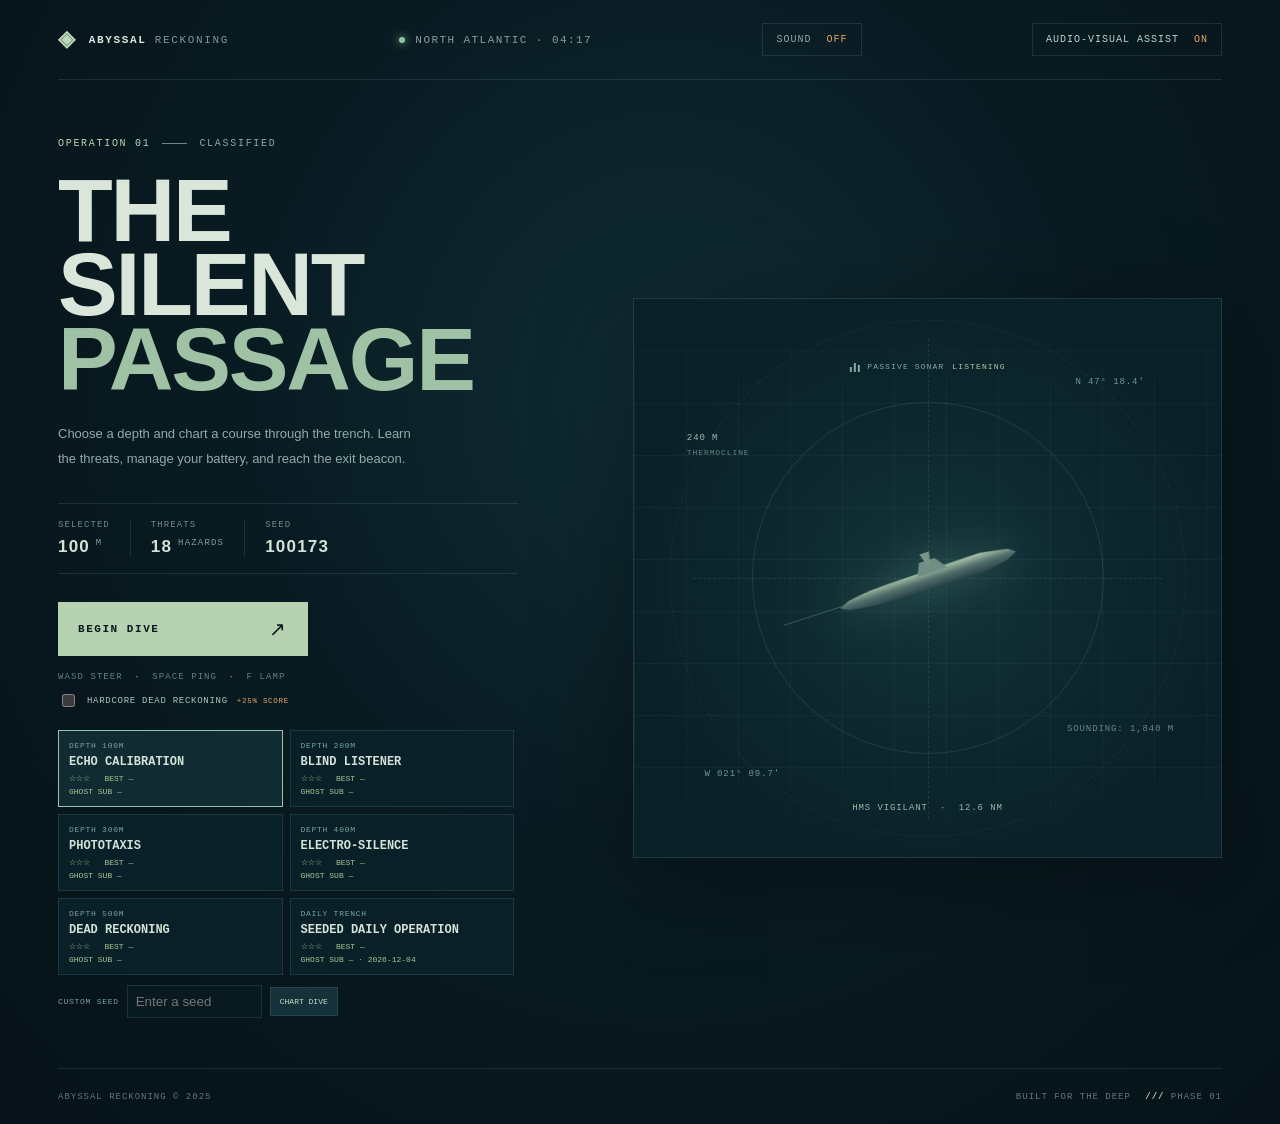
<file: final_game_folder/index.html>
<!doctype html>
<html lang="en">
  <head>
    <meta charset="utf-8" />
    <meta
      name="viewport"
      content="width=device-width, initial-scale=1, viewport-fit=cover"
    />
    <meta name="theme-color" content="#06151c" />
    <meta
      name="description"
      content="Abyssal Reckoning — an acoustic stealth submarine game."
    />
    <title>Abyssal Reckoning</title>
    <link rel="stylesheet" href="style.css?v=magnetar-20261030-2" />
  </head>
  <body>
    <main class="game-shell">
      <header class="topbar">
        <a class="brand" href="#" aria-label="Abyssal Reckoning home"
          ><span class="brand-mark">◈</span
          ><span>ABYSSAL <b>RECKONING</b></span></a
        >
        <div class="mission-tag">
          <span class="live-dot"></span> NORTH ATLANTIC · 04:17
        </div>
        <button
          class="sound-toggle"
          id="sound-toggle"
          type="button"
          aria-label="Toggle sound"
        >
          SOUND <span id="sound-state">OFF</span>
        </button>
        <button class="sound-toggle assist-toggle" id="assist-toggle" type="button" aria-pressed="true">AUDIO-VISUAL ASSIST <span>ON</span></button>
      </header>

      <section class="briefing" id="briefing" aria-labelledby="title">
        <div class="briefing-copy">
          <p class="eyebrow"><span>OPERATION 01</span><i></i> CLASSIFIED</p>
          <h1 id="title">THE SILENT<br /><em>PASSAGE</em></h1>
          <p class="intro">
            Choose a depth and chart a course through the trench. Learn the
            threats, manage your battery, and reach the exit beacon.
          </p>
          <div class="mission-stats">
            <div>
              <small>SELECTED</small
              ><strong id="selected-depth">100 <sup>M</sup></strong>
            </div>
            <div>
              <small>THREATS</small
              ><strong id="selected-threats">07 <sup>HAZARDS</sup></strong>
            </div>
            <div>
              <small>SEED</small><strong id="selected-seed">100173</strong>
            </div>
          </div>
          <button class="launch-button" id="launch" type="button">
            <span>BEGIN DIVE</span><b>↗</b>
          </button>
          <p class="launch-note">
            WASD STEER <span>·</span> SPACE PING <span>·</span> F LAMP
          </p>
          <label class="mode-toggle"><input id="hardcore-toggle" type="checkbox" /> HARDCORE DEAD RECKONING <small>+25% SCORE</small></label>
          <div
            class="mission-select"
            id="mission-select"
            aria-label="Select mission"
          ></div>
          <div class="custom-seed">
            <label for="custom-seed">CUSTOM SEED</label
            ><input
              id="custom-seed"
              inputmode="numeric"
              placeholder="Enter a seed"
            /><button id="custom-launch" type="button">CHART DIVE</button>
          </div>
        </div>
        <div class="briefing-art" aria-hidden="true">
          <div class="chart-grid"></div>
          <div class="chart-ring ring-a"></div>
          <div class="chart-ring ring-b"></div>
          <div class="chart-cross"></div>
          <div class="depth-label depth-one">
            240 M <span>THERMOCLINE</span>
          </div>
          <div class="depth-label depth-two">SOUNDING: 1,840 M</div>
          <div class="sub-silhouette">
            <span class="wake"></span><span class="hull"></span
            ><span class="conning"></span><span class="fin"></span>
          </div>
          <div class="bearing bearing-a">N 47° 18.4′</div>
          <div class="bearing bearing-b">W 021° 09.7′</div>
          <div class="signal-tag">
            <span class="signal-bars"><i></i><i></i><i></i></span> PASSIVE SONAR
            <b>LISTENING</b>
          </div>
          <div class="art-coordinates">HMS VIGILANT <span>·</span> 12.6 NM</div>
        </div>
      </section>

      <section
        class="play-screen hidden"
        id="play-screen"
        aria-label="Submarine mission"
      >
        <div class="canvas-wrap">
          <canvas id="game" aria-label="Top-down submarine game"></canvas>
          <div class="mission-banner">
            <span class="live-dot"></span
            ><span id="mission-status">IN TRANSIT</span><i></i
            ><span id="mission-time">00:00</span>
          </div>
          <div class="tactical-comms hidden" id="tactical-comms"></div>
          <div class="toast" id="toast" aria-live="polite"></div>
        <div class="pause-legend hidden" id="pause-legend" role="dialog" aria-label="Acoustic color legend">
          <strong>MISSION PAUSED · ACOUSTIC LEGEND</strong>
          <span><i class="legend-rock"></i> ROCK RETURN</span><span><i class="legend-mine"></i> MINE !</span><span><i class="legend-bio"></i> FLESH</span><span><i class="legend-exit"></i> EXIT BEACON</span>
          <small>ESC / P TO RESUME · M TO MUTE</small>
        </div>
        </div>
        <aside class="instrument-panel">
          <div class="panel-heading">
            <span>VESSEL STATUS</span><b>SSN-742</b>
          </div>
          <div class="sub-readout">
            <div class="sub-icon">◈</div>
            <div><small>USS HAWKE</small><strong>ATTACK SUBMARINE</strong></div>
            <span class="status-dot"></span>
          </div>
          <div class="meter-block">
            <div class="meter-label">
              <span>ACOUSTIC SIGNATURE</span><b id="noise-value">LOW</b>
            </div>
            <div class="meter"><i id="noise-meter"></i></div>
            <small class="meter-hint">Speed and sonar increase exposure</small>
          </div>
          <div class="meter-block hull-block">
            <div class="meter-label">
              <span>HULL INTEGRITY</span><b id="hull-value">100%</b>
            </div>
            <div class="meter hull-meter"><i id="hull-meter"></i></div>
          </div>
          <div class="meter-block">
            <div class="meter-label">
              <span>BATTERY</span><b id="battery-value">100%</b>
            </div>
            <div class="meter"><i id="battery-meter"></i></div>
          </div>
          <div class="mini-chart">
            <div class="mini-title">
              <span>TACTICAL PLOT</span><span>RANGE 8 NM</span>
            </div>
            <canvas id="radar" aria-label="Tactical radar"></canvas>
            <div class="radar-legend">
              <span><i class="you-dot"></i> YOU</span
              ><span><i class="enemy-dot"></i> HOSTILE</span
              ><span><i class="goal-dot"></i> EXFIL</span>
            </div>
          </div>
          <div class="objective">
            <div class="objective-head">
              <span>MISSION OBJECTIVE</span
              ><span class="objective-mark">01</span>
            </div>
            <strong>REACH THE SAFE ZONE</strong>
            <p>Cross the channel and evade all hostile sonar sweeps.</p>
            <div class="progress-track"><i id="progress-bar"></i></div>
            <small id="progress-label">0% TO EXTRACTION</small>
          </div>
          <div class="controls">
            <div class="controls-head">
              VESSEL CONTROLS <span>KEYBOARD</span>
            </div>
            <div class="key-row">
              <kbd>W</kbd><kbd>A</kbd><kbd>S</kbd><kbd>D</kbd
              ><span>STEER &amp; THROTTLE</span>
            </div>
            <div class="key-row"><kbd>Q</kbd><span>DECOY / MAGNETAR LIGHTNING ROD</span></div>
            <div class="key-row">
              <kbd>SPACE</kbd><span>ACTIVE SONAR PING</span>
            </div>
            <div class="key-row"><kbd>F</kbd><span>TOGGLE LAMP</span></div>
            <div class="key-row"><kbd>E</kbd><span>SEVER TETHER / OVERCHARGE NODE</span></div>
            <div class="key-row">
              <kbd>ALT</kbd><span>SILENT RUNNING</span><kbd>SHIFT</kbd
              ><span>BOOST</span>
            </div>
          </div>
          <button id="pause-button" class="pause-button" type="button">
            Ⅱ <span>PAUSE MISSION</span>
          </button>
        </aside>
        <div class="mobile-controls" aria-label="Touch controls">
          <button data-control="forward">▲</button
          ><button data-control="left">◀</button
          ><button data-control="silent">QUIET</button
          ><button data-control="right">▶</button
          ><button data-control="back">▼</button>
        </div>
        <div
          class="modal hidden"
          id="end-modal"
          role="dialog"
          aria-modal="true"
          aria-labelledby="end-title"
        >
          <div class="modal-card">
            <p class="eyebrow" id="end-kicker">DIVE TELEMETRY</p>
            <h2 id="end-title">MISSION COMPLETE</h2>
            <p id="end-copy">Exit beacon reached.</p>
            <div id="loss-cause" class="loss-cause"></div>
            <div class="report-line">
              <span>TIME</span><b id="end-time">00:00</b>
            </div>
            <div class="report-line">
              <span>PINGS FIRED</span><b id="end-pings">0</b>
            </div>
            <div class="report-line">
              <span>BATTERY USED</span><b id="end-battery">0%</b>
            </div>
            <div class="report-line">
              <span>HULL INTEGRITY</span><b id="end-hull">100%</b>
            </div>
            <div class="report-line">
              <span>DIVE SCORE</span><b id="end-score">0</b>
            </div>
            <div class="report-line">
              <span>STARS EARNED</span><b id="end-stars">☆☆☆</b>
            </div>
            <div class="report-line">
              <span>GHOST SUB</span><b id="end-ghost">—</b>
            </div>
            <div class="modal-actions">
              <button class="launch-button" id="next-depth" type="button">
                <span>NEXT DEPTH</span><b>↗</b></button
              ><button class="launch-button secondary" id="retry" type="button">
                <span>RETRY DIVE</span><b>↻</b></button
              ><button
                class="launch-button secondary"
                id="dive-log"
                type="button"
              >
                <span>DIVE LOG (MENU)</span><b>⌂</b>
              </button>
            </div>
          </div>
        </div>
      </section>

      <footer class="footer">
        <span>ABYSSAL RECKONING <i>©</i> 2025</span
        ><span>BUILT FOR THE DEEP <b>///</b> PHASE 01</span>
      </footer>
    </main>
    <script src="audio.js?v=magnetar-20261030-2"></script>
    <script src="world.js?v=magnetar-20261030-2"></script>
    <script src="game.js?v=magnetar-20261030-2"></script>
  </body>
</html>
</file>
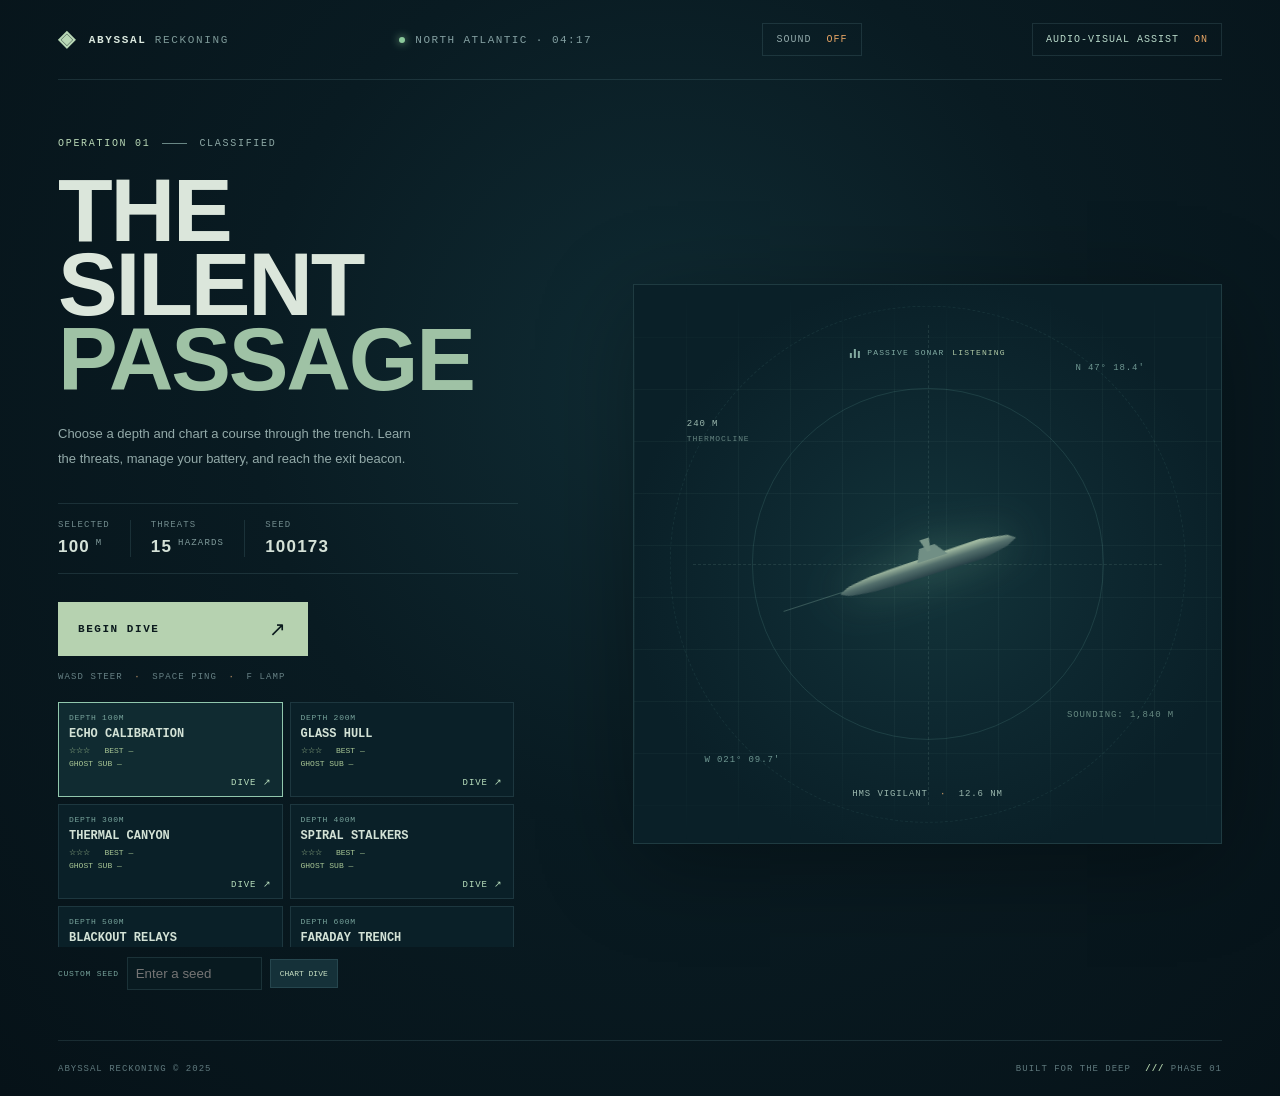
<file: src/index.html>
<!doctype html>
<html lang="en">
  <head>
    <meta charset="utf-8" />
    <meta
      name="viewport"
      content="width=device-width, initial-scale=1, viewport-fit=cover"
    />
    <meta name="theme-color" content="#06151c" />
    <meta
      name="description"
      content="Abyssal Reckoning — an acoustic stealth submarine game."
    />
    <title>Abyssal Reckoning</title>
    <link rel="stylesheet" href="style.css?v=abort-audio-cleanup-20261101-10" />
  </head>
  <body>
    <main class="game-shell">
      <header class="topbar">
        <a class="brand" href="#" aria-label="Abyssal Reckoning home"
          ><span class="brand-mark">◈</span
          ><span>ABYSSAL <b>RECKONING</b></span></a
        >
        <div class="mission-tag">
          <span class="live-dot"></span> NORTH ATLANTIC · 04:17
        </div>
        <button
          class="sound-toggle"
          id="sound-toggle"
          type="button"
          aria-label="Toggle sound"
        >
          SOUND <span id="sound-state">OFF</span>
        </button>
        <button class="sound-toggle assist-toggle" id="assist-toggle" type="button" aria-pressed="true">AUDIO-VISUAL ASSIST <span>ON</span></button>
        <div class="run-menu" aria-label="Dive menu">
          <button id="hud-abort" type="button">[ ESC / ABORT TO DECK ]</button>
          <button id="hud-home" type="button">[ HOME MENU ]</button>
        </div>
      </header>

      <section class="briefing" id="briefing" aria-labelledby="title">
        <div class="briefing-copy">
          <p class="eyebrow"><span>OPERATION 01</span><i></i> CLASSIFIED</p>
          <h1 id="title">THE SILENT<br /><em>PASSAGE</em></h1>
          <p class="intro">
            Choose a depth and chart a course through the trench. Learn the
            threats, manage your battery, and reach the exit beacon.
          </p>
          <div class="mission-stats">
            <div>
              <small>SELECTED</small
              ><strong id="selected-depth">100 <sup>M</sup></strong>
            </div>
            <div>
              <small>THREATS</small
              ><strong id="selected-threats">07 <sup>HAZARDS</sup></strong>
            </div>
            <div>
              <small>SEED</small><strong id="selected-seed">100173</strong>
            </div>
          </div>
          <button class="launch-button" id="launch" type="button">
            <span>BEGIN DIVE</span><b>↗</b>
          </button>
          <p class="launch-note">
            WASD STEER <span>·</span> SPACE PING <span>·</span> F LAMP
          </p>
          <div
            class="mission-select"
            id="mission-select"
            aria-label="Select mission"
          ></div>
          <div class="custom-seed">
            <label for="custom-seed">CUSTOM SEED</label
            ><input
              id="custom-seed"
              inputmode="numeric"
              placeholder="Enter a seed"
            /><button id="custom-launch" type="button">CHART DIVE</button>
          </div>
        </div>
        <div class="briefing-art" aria-hidden="true">
          <div class="chart-grid"></div>
          <div class="chart-ring ring-a"></div>
          <div class="chart-ring ring-b"></div>
          <div class="chart-cross"></div>
          <div class="depth-label depth-one">
            240 M <span>THERMOCLINE</span>
          </div>
          <div class="depth-label depth-two">SOUNDING: 1,840 M</div>
          <div class="sub-silhouette">
            <span class="wake"></span><span class="hull"></span
            ><span class="conning"></span><span class="fin"></span>
          </div>
          <div class="bearing bearing-a">N 47° 18.4′</div>
          <div class="bearing bearing-b">W 021° 09.7′</div>
          <div class="signal-tag">
            <span class="signal-bars"><i></i><i></i><i></i></span> PASSIVE SONAR
            <b>LISTENING</b>
          </div>
          <div class="art-coordinates">HMS VIGILANT <span>·</span> 12.6 NM</div>
        </div>
      </section>

      <div class="modal briefing-modal hidden" id="mission-briefing" role="dialog" aria-modal="true" aria-labelledby="briefing-title">
        <div class="modal-card briefing-card">
          <p class="eyebrow">TACTICAL DIVE BRIEFING <i></i> CLASSIFIED</p>
          <p class="briefing-depth" id="briefing-depth"></p>
          <h2 id="briefing-title">MISSION BRIEFING</h2>
          <p id="briefing-objective"></p>
          <div class="intel-block"><span>SENSOR / CAPTAIN’S LOG</span><p id="briefing-intel"></p></div>
          <div class="briefing-meta" id="briefing-meta"></div>
          <div class="briefing-actions">
            <button class="launch-button" id="commence-dive" type="button"><span>COMMENCE DIVE (SPACE)</span><b>↗</b></button>
            <button class="launch-button secondary" id="return-to-deck" type="button"><span>ABORT TO DECK</span><b>⌂</b></button>
          </div>
        </div>
      </div>

      <section
        class="play-screen hidden"
        id="play-screen"
        aria-label="Submarine mission"
      >
        <div class="canvas-wrap">
          <canvas id="game" aria-label="Top-down submarine game"></canvas>
          <div class="mission-banner">
            <span class="live-dot"></span
            ><span id="mission-status">IN TRANSIT</span><i></i
            ><span id="mission-time">00:00</span>
          </div>
          <div class="vent-status hidden" id="vent-status" aria-live="polite"></div>
          <div class="tactical-comms hidden" id="tactical-comms"></div>
          <div class="toast" id="toast" aria-live="polite"></div>
        <div class="pause-legend hidden" id="pause-legend" role="dialog" aria-label="Acoustic color legend">
          <strong>MISSION PAUSED · ACOUSTIC LEGEND</strong>
          <span><i class="legend-rock"></i> ROCK RETURN</span><span><i class="legend-mine"></i> MINE !</span><span><i class="legend-bio"></i> FLESH</span><span><i class="legend-relay"></i> RELAY PYLON</span><span><i class="legend-exit"></i> EXIT BEACON</span>
          <div class="pause-actions">
            <button id="pause-resume" type="button">[ RESUME DIVE (ESC) ]</button>
            <button id="pause-retry" type="button">[ RETRY DEPTH (R) ]</button>
            <button id="pause-home" type="button">[ ABORT TO HOME MENU (Q / CLICK) ]</button>
          </div>
          <small>ESC / P TO RESUME · M TO MUTE</small>
        </div>
        </div>
        <aside class="instrument-panel">
          <div class="panel-heading">
            <span>VESSEL STATUS</span><b>SSN-742</b>
          </div>
          <div class="sub-readout">
            <div class="sub-icon">◈</div>
            <div><small>USS HAWKE</small><strong>ATTACK SUBMARINE</strong></div>
            <span class="status-dot"></span>
          </div>
          <div class="meter-block">
            <div class="meter-label">
              <span>ACOUSTIC SIGNATURE</span><b id="noise-value">LOW</b>
            </div>
            <div class="meter"><i id="noise-meter"></i></div>
            <small class="meter-hint">Speed and sonar increase exposure</small>
          </div>
          <div class="meter-block hull-block">
            <div class="meter-label">
              <span>HULL INTEGRITY</span><b id="hull-value">100%</b>
            </div>
            <div class="meter hull-meter"><i id="hull-meter"></i></div>
          </div>
          <div class="meter-block">
            <div class="meter-label">
              <span>BATTERY</span><b id="battery-value">100%</b>
            </div>
            <div class="meter"><i id="battery-meter"></i></div>
          </div>
          <div class="sonar-charge-readout hidden" id="sonar-charges" aria-live="polite"></div>
          <div class="mini-chart">
            <div class="mini-title">
              <span>TACTICAL PLOT</span><span>RANGE 8 NM</span>
            </div>
            <canvas id="radar" aria-label="Tactical radar"></canvas>
            <div class="radar-legend">
              <span><i class="you-dot"></i> YOU</span
              ><span><i class="enemy-dot"></i> HOSTILE</span
              ><span><i class="goal-dot"></i> EXFIL</span>
            </div>
          </div>
          <div class="objective">
            <div class="objective-head">
              <span>MISSION OBJECTIVE</span
              ><span class="objective-mark">01</span>
            </div>
            <strong>REACH THE SAFE ZONE</strong>
            <p>Cross the channel and evade all hostile sonar sweeps.</p>
            <div class="progress-track"><i id="progress-bar"></i></div>
            <small id="progress-label">0% TO EXTRACTION</small>
          </div>
          <div class="controls">
            <div class="controls-head">
              VESSEL CONTROLS <span>KEYBOARD</span>
            </div>
            <div class="key-row">
              <kbd>W</kbd><kbd>A</kbd><kbd>S</kbd><kbd>D</kbd
              ><span>STEER &amp; THROTTLE</span>
            </div>
            <div class="key-row"><kbd>Q</kbd><span>DECOY / MAGNETAR LIGHTNING ROD</span></div>
            <div class="key-row">
              <kbd>SPACE</kbd><span>ACTIVE SONAR PING</span>
            </div>
            <div class="key-row"><kbd>F</kbd><span>TOGGLE LAMP</span></div>
            <div class="key-row"><kbd>E</kbd><span>SEVER TETHER / OVERCHARGE NODE</span></div>
            <div class="key-row">
              <kbd>ALT</kbd><span>SILENT RUNNING</span><kbd>SHIFT</kbd
              ><span>BOOST</span>
            </div>
          </div>
          <button id="pause-button" class="pause-button" type="button">
            Ⅱ <span>PAUSE MISSION</span>
          </button>
        </aside>
        <div class="mobile-controls" aria-label="Touch controls">
          <button data-control="forward">▲</button
          ><button data-control="left">◀</button
          ><button data-control="silent">QUIET</button
          ><button data-control="right">▶</button
          ><button data-control="back">▼</button>
        </div>
        <div
          class="modal hidden"
          id="end-modal"
          role="dialog"
          aria-modal="true"
          aria-labelledby="end-title"
        >
          <div class="modal-card">
            <p class="eyebrow" id="end-kicker">DIVE TELEMETRY</p>
            <h2 id="end-title">MISSION COMPLETE</h2>
            <p id="end-copy">Exit beacon reached.</p>
            <div id="loss-cause" class="loss-cause"></div>
            <div class="report-line">
              <span>TIME</span><b id="end-time">00:00</b>
            </div>
            <div class="report-line">
              <span>PINGS FIRED</span><b id="end-pings">0</b>
            </div>
            <div class="report-line">
              <span>BATTERY USED</span><b id="end-battery">0%</b>
            </div>
            <div class="report-line">
              <span>HULL INTEGRITY</span><b id="end-hull">100%</b>
            </div>
            <div class="report-line">
              <span>DIVE SCORE</span><b id="end-score">0</b>
            </div>
            <div class="report-line">
              <span>STARS EARNED</span><b id="end-stars">☆☆☆</b>
            </div>
            <div class="report-line">
              <span>GHOST SUB</span><b id="end-ghost">—</b>
            </div>
            <div class="modal-actions">
              <button class="launch-button" id="next-depth" type="button">
                <span>NEXT DEPTH</span><b>↗</b></button
              ><button class="launch-button secondary" id="retry" type="button">
                <span>RETRY DIVE</span><b>↻</b></button
              ><button
                class="launch-button secondary"
                id="dive-log"
                type="button"
              >
                <span>DIVE LOG (MENU)</span><b>⌂</b>
              </button>
            </div>
          </div>
        </div>
      </section>

      <footer class="footer">
        <span>ABYSSAL RECKONING <i>©</i> 2025</span
        ><span>BUILT FOR THE DEEP <b>///</b> PHASE 01</span>
      </footer>
    </main>
    <script src="audio.js?v=abort-audio-cleanup-20261101-10"></script>
    <script src="world.js?v=abort-audio-cleanup-20261101-10"></script>
    <script src="game.js?v=abort-audio-cleanup-20261101-10"></script>
  </body>
</html>
</file>
<file: final_game_folder/style.css>
:root {
  color-scheme: dark;
  --bg: #07171e;
  --panel: #0a2028;
  --panel2: #0c252e;
  --line: rgba(134, 190, 193, 0.15);
  --muted: #769195;
  --ink: #d8e7df;
  --mint: #b9d8b6;
  --cyan: #64c8c0;
  --orange: #e6a464;
  --red: #ef665c;
  font-family: Manrope, Arial, sans-serif;
}
* {
  box-sizing: border-box;
}
html,
body {
  margin: 0;
  min-height: 100%;
  background: #06141a;
  color: var(--ink);
}
body {
  min-height: 100vh;
  background: radial-gradient(
    ellipse at 52% 35%,
    #102c34 0,
    #091b22 44%,
    #061218 100%
  );
}
.game-shell {
  width: min(1420px, 100%);
  min-height: 100vh;
  margin: auto;
  padding: 0 58px;
  display: flex;
  flex-direction: column;
}
.topbar {
  height: 80px;
  border-bottom: 1px solid var(--line);
  display: flex;
  align-items: center;
  justify-content: space-between;
  font:
    11px "DM Mono",
    monospace;
  letter-spacing: 0.13em;
  color: #9fb6b3;
}
.brand {
  text-decoration: none;
  color: #dbe9df;
  font-weight: 600;
  display: flex;
  gap: 12px;
  align-items: center;
  letter-spacing: 0.15em;
}
.brand b {
  font-weight: 400;
  color: #7d9998;
}
.brand-mark {
  font-size: 22px;
  color: var(--mint);
}
.mission-tag {
  display: flex;
  align-items: center;
  gap: 10px;
  color: #839fa1;
}
.live-dot {
  display: inline-block;
  width: 6px;
  height: 6px;
  background: #8bc99b;
  border-radius: 50%;
  box-shadow: 0 0 9px #8bc99b;
}
.sound-toggle {
  background: transparent;
  border: 1px solid var(--line);
  padding: 10px 13px;
  color: #91a8a9;
  font:
    10px "DM Mono",
    monospace;
  letter-spacing: 0.1em;
}
.sound-toggle span {
  color: var(--orange);
  margin-left: 8px;
}
.assist-toggle { color: #b7d8c8; cursor: pointer; }
.assist-toggle[aria-pressed="false"] { opacity: .65; }
.mode-toggle { display: flex; align-items: center; gap: 9px; margin: 0 0 10px; color: #a8c7ba; font: 9px "DM Mono", monospace; letter-spacing: .08em; }
.mode-toggle input { accent-color: #b6d2b0; }
.mode-toggle small { color: #e6a464; }
.briefing {
  flex: 1;
  min-height: 630px;
  display: grid;
  grid-template-columns: 0.9fr 1.1fr;
  align-items: center;
  gap: 8%;
  padding: 58px 0 50px;
}
.briefing-copy {
  max-width: 460px;
  position: relative;
  z-index: 1;
}
.eyebrow {
  font:
    10px "DM Mono",
    monospace;
  letter-spacing: 0.17em;
  color: #8da8a5;
  display: flex;
  align-items: center;
  gap: 12px;
  margin: 0 0 24px;
}
.eyebrow span {
  color: var(--mint);
}
.eyebrow i {
  width: 25px;
  border-top: 1px solid #698785;
}
.briefing h1 {
  font:
    800 clamp(60px, 7vw, 98px)/0.83 "Barlow Condensed",
    Impact,
    sans-serif;
  letter-spacing: -0.025em;
  margin: 0;
  color: #dbe6db;
}
.briefing h1 em {
  font-style: normal;
  color: #9fc2a5;
}
.intro {
  font-size: 13px;
  line-height: 1.9;
  color: #93aaa9;
  max-width: 370px;
  margin: 26px 0 32px;
}
.mission-stats {
  display: flex;
  gap: 0;
  border-top: 1px solid var(--line);
  border-bottom: 1px solid var(--line);
  padding: 16px 0;
  margin-bottom: 28px;
}
.mission-stats > div {
  padding: 0 20px;
  border-right: 1px solid var(--line);
}
.mission-stats > div:first-child {
  padding-left: 0;
}
.mission-stats > div:last-child {
  border: 0;
}
.mission-stats small {
  display: block;
  color: #718b8d;
  font:
    9px "DM Mono",
    monospace;
  letter-spacing: 0.12em;
  margin-bottom: 7px;
}
.mission-stats strong {
  font:
    600 17px "Barlow Condensed",
    sans-serif;
  letter-spacing: 0.07em;
  color: #d5e2d8;
}
.mission-stats sup {
  font:
    9px "DM Mono",
    monospace;
  color: #819c9c;
}
.launch-button {
  width: 250px;
  height: 54px;
  border: 0;
  background: #b6d2b0;
  color: #0b1a1d;
  font:
    700 11px "DM Mono",
    monospace;
  letter-spacing: 0.14em;
  display: flex;
  align-items: center;
  justify-content: space-between;
  padding: 0 20px;
  cursor: pointer;
  transition: 0.2s;
}
.launch-button:hover {
  background: #d5e6cd;
  transform: translateY(-2px);
  box-shadow: 0 8px 32px #b6d2b02c;
}
.launch-button b {
  font: 20px Arial;
}
.launch-note {
  font:
    9px "DM Mono",
    monospace;
  color: #668084;
  letter-spacing: 0.12em;
  margin-top: 16px;
}
.launch-note span {
  color: #c4986b;
  margin: 0 5px;
}
.mission-select {
  display: grid;
  grid-template-columns: repeat(2, minmax(0, 1fr));
  gap: 7px;
  max-height: 245px;
  overflow-y: auto;
  margin-top: 20px;
  padding-right: 4px;
}
.mission-card {
  min-width: 0;
  padding: 10px;
  text-align: left;
  color: #9bb1aa;
  background: #0a2028;
  border: 1px solid var(--line);
  cursor: pointer;
}
.mission-card.selected {
  border-color: #91c7ad;
  background: #102b31;
}
.mission-card-depth,
.mission-card strong,
.mission-card small {
  display: block;
}
.mission-card-depth,
.custom-seed label {
  color: #78a49c;
  font:
    8px "DM Mono",
    monospace;
  letter-spacing: 0.09em;
}
.mission-card strong {
  margin: 5px 0;
  color: #d3e2d6;
  font:
    600 12px "DM Mono",
    monospace;
}
.mission-card small {
  margin-top: 4px;
  color: #a9c795;
  font:
    8px "DM Mono",
    monospace;
}
.custom-seed {
  display: flex;
  align-items: center;
  gap: 8px;
  margin-top: 10px;
}
.custom-seed input {
  width: 135px;
  min-width: 0;
  padding: 8px;
  color: var(--ink);
  background: #081a20;
  border: 1px solid var(--line);
}
.custom-seed button {
  padding: 9px;
  color: #c6dec2;
  background: #153139;
  border: 1px solid var(--line);
  font:
    8px "DM Mono",
    monospace;
  cursor: pointer;
}
.briefing-art {
  height: min(560px, 62vw);
  min-height: 420px;
  position: relative;
  overflow: hidden;
  background: radial-gradient(
    ellipse at 51% 51%,
    #13343a 0,
    #0e2931 35%,
    #0a2028 72%
  );
  border: 1px solid rgba(129, 183, 177, 0.18);
  box-shadow: 0 20px 90px #0005;
}
.chart-grid {
  position: absolute;
  inset: 0;
  background-image:
    linear-gradient(rgba(142, 193, 180, 0.055) 1px, transparent 1px),
    linear-gradient(90deg, rgba(142, 193, 180, 0.055) 1px, transparent 1px);
  background-size: 52px 52px;
  mask-image: linear-gradient(transparent, #000 20%, #000 80%, transparent);
}
.chart-ring {
  position: absolute;
  aspect-ratio: 1;
  border: 1px solid rgba(128, 201, 187, 0.14);
  border-radius: 50%;
  left: 50%;
  top: 50%;
  transform: translate(-50%, -50%);
}
.ring-a {
  width: 60%;
}
.ring-b {
  width: 88%;
  border-style: dashed;
  opacity: 0.65;
}
.chart-cross {
  position: absolute;
  inset: 50% 10%;
  border-top: 1px dashed #91b8ad25;
}
.chart-cross:after {
  content: "";
  position: absolute;
  left: 50%;
  top: -240px;
  height: 480px;
  border-left: 1px dashed #91b8ad25;
}
.depth-label,
.bearing,
.art-coordinates {
  position: absolute;
  font:
    9px "DM Mono",
    monospace;
  letter-spacing: 0.1em;
  color: #9ab7ad;
}
.depth-one {
  left: 9%;
  top: 24%;
}
.depth-one span {
  display: block;
  color: #658480;
  font-size: 8px;
  margin-top: 5px;
}
.depth-two {
  right: 8%;
  bottom: 22%;
  color: #668981;
}
.bearing-a {
  right: 13%;
  top: 14%;
  color: #6e9691;
}
.bearing-b {
  left: 12%;
  bottom: 14%;
  color: #6e9691;
}
.sub-silhouette {
  position: absolute;
  width: 210px;
  height: 50px;
  left: 50%;
  top: 50%;
  transform: translate(-50%, -50%) rotate(-18deg);
  filter: drop-shadow(0 0 20px #8ec7a44a);
}
.hull {
  position: absolute;
  left: 12px;
  top: 17px;
  width: 185px;
  height: 20px;
  background: linear-gradient(180deg, #adc5a9, #536f6c 48%, #263f46);
  border-radius: 60% 26% 28% 60%;
  clip-path: polygon(
    0 50%,
    9% 10%,
    81% 0,
    96% 24%,
    100% 50%,
    94% 76%,
    80% 100%,
    8% 90%
  );
}
.conning {
  position: absolute;
  left: 90px;
  top: 8px;
  width: 37px;
  height: 13px;
  background: #718f85;
  clip-path: polygon(14% 100%, 30% 0, 74% 0, 100% 100%);
}
.fin {
  position: absolute;
  left: 104px;
  top: 0;
  width: 10px;
  height: 13px;
  background: #789588;
  clip-path: polygon(40% 100%, 0 0, 100% 0, 75% 100%);
}
.wake {
  position: absolute;
  left: -47px;
  top: 25px;
  width: 70px;
  border-top: 1px solid #91b9aa50;
}
.signal-tag {
  position: absolute;
  top: 11%;
  left: 50%;
  transform: translateX(-50%);
  font:
    8px "DM Mono",
    monospace;
  letter-spacing: 0.14em;
  color: #80aaa2;
  display: flex;
  align-items: center;
  gap: 8px;
  white-space: nowrap;
}
.signal-tag b {
  color: #b0c9a5;
  font-weight: 400;
}
.signal-bars {
  display: flex;
  gap: 2px;
  align-items: end;
  height: 11px;
}
.signal-bars i {
  width: 2px;
  background: #82aaa0;
  height: 5px;
}
.signal-bars i:nth-child(2) {
  height: 9px;
}
.signal-bars i:nth-child(3) {
  height: 7px;
}
.art-coordinates {
  left: 50%;
  bottom: 8%;
  transform: translateX(-50%);
  white-space: nowrap;
}
.art-coordinates span {
  color: #d39f69;
  margin: 0 6px;
}
.footer {
  height: 56px;
  border-top: 1px solid var(--line);
  display: flex;
  align-items: center;
  justify-content: space-between;
  font:
    9px "DM Mono",
    monospace;
  color: #5f797d;
  letter-spacing: 0.11em;
}
.footer i {
  font-style: normal;
}
.footer b {
  color: #b0d0aa;
  margin-left: 8px;
}
.hidden {
  display: none !important;
}
.play-screen {
  position: relative;
  margin: 26px 0 30px;
  flex: 1;
  min-height: 540px;
  display: grid;
  grid-template-columns: minmax(0, 1fr) 300px;
  border: 1px solid var(--line);
  background: #081a20;
  box-shadow: 0 22px 80px #0005;
}
.canvas-wrap {
  position: relative;
  min-height: 540px;
  overflow: hidden;
  background: #000;
}
.canvas-wrap::after { content: ""; position: absolute; inset: 0; pointer-events: none; z-index: 1; opacity: .24; background: repeating-linear-gradient(to bottom, transparent 0 3px, rgba(0,0,0,.2) 4px), radial-gradient(ellipse, transparent 48%, rgba(0,0,0,.34) 100%); }
.canvas-wrap.impact-flash { box-shadow: inset 0 0 45px 12px rgba(239,65,58,.64); }
.high-contrast .canvas-wrap::after { opacity: .16; }
.pause-legend { position: absolute; z-index: 4; inset: 0; display: flex; flex-direction: column; align-items: center; justify-content: center; gap: 16px; background: #041116df; color: #d9e8db; font: 10px "DM Mono",monospace; letter-spacing: .1em; }
.pause-legend strong { color: #b8d8be; font-size: 13px; }
.pause-legend span { display: flex; gap: 10px; align-items: center; }
.pause-legend i { width: 11px; height: 11px; display: inline-block; border-radius: 50%; }
.legend-rock { background: #63d6dc; }.legend-mine { background: #f0a65e; }.legend-bio { background: #d69af2; }.legend-exit { background: #72e6c9; }
.pause-legend small { margin-top: 10px; color: #78979a; }
.canvas-wrap canvas {
  display: block;
  width: 100%;
  height: 100%;
  min-height: 540px;
}
.mission-banner {
  position: absolute;
  left: 17px;
  top: 16px;
  display: flex;
  gap: 10px;
  align-items: center;
  padding: 10px 12px;
  background: #081a20cc;
  border: 1px solid #9bc4b51f;
  font:
    9px "DM Mono",
    monospace;
  letter-spacing: 0.13em;
  color: #a8c1b9;
}
.tactical-comms {
  position: absolute;
  z-index: 2;
  top: 62px;
  left: 17px;
  max-width: min(560px, calc(100% - 34px));
  padding: 11px 14px;
  color: #d8d8a1;
  background: #091b20e8;
  border: 1px solid #b7b87055;
  font:
    10px/1.6 "DM Mono",
    monospace;
  letter-spacing: 0.04em;
}
.mission-banner i {
  height: 12px;
  border-left: 1px solid #466367;
}
.toast {
  position: absolute;
  top: 58px;
  left: 17px;
  color: #e3b277;
  font:
    10px "DM Mono",
    monospace;
  letter-spacing: 0.1em;
  text-shadow: 0 1px 5px #000;
}
.instrument-panel {
  padding: 20px 20px 16px;
  background: #0b2027;
  border-left: 1px solid var(--line);
  display: flex;
  flex-direction: column;
}
.panel-heading,
.meter-label,
.objective-head,
.mini-title,
.controls-head {
  display: flex;
  justify-content: space-between;
  align-items: center;
  font:
    9px "DM Mono",
    monospace;
  letter-spacing: 0.12em;
  color: #779497;
}
.panel-heading {
  padding-bottom: 14px;
  border-bottom: 1px solid var(--line);
}
.panel-heading b {
  color: #bdd5ba;
  font-weight: 400;
}
.sub-readout {
  display: flex;
  align-items: center;
  gap: 11px;
  padding: 15px 0;
  border-bottom: 1px solid var(--line);
}
.sub-icon {
  width: 33px;
  height: 33px;
  border: 1px solid #426665;
  display: grid;
  place-items: center;
  color: #b5d3ad;
  font-size: 18px;
}
.sub-readout small,
.sub-readout strong {
  display: block;
}
.sub-readout small {
  font:
    10px "DM Mono",
    monospace;
  color: #c6d6ca;
  letter-spacing: 0.1em;
}
.sub-readout strong {
  font:
    8px "DM Mono",
    monospace;
  color: #789194;
  letter-spacing: 0.08em;
  margin-top: 5px;
}
.status-dot {
  margin-left: auto;
  width: 6px;
  height: 6px;
  border-radius: 50%;
  background: #82c497;
}
.meter-block {
  padding: 15px 0 11px;
  border-bottom: 1px solid var(--line);
}
.meter-label {
  font-size: 8px;
}
.meter-label b {
  font-weight: 400;
  color: #b7d1ac;
}
.meter {
  height: 4px;
  background: #1b383d;
  margin: 10px 0 7px;
}
.meter i {
  display: block;
  width: 20%;
  height: 100%;
  background: #8bc29a;
  transition:
    width 0.25s,
    background 0.25s;
}
.meter-hint {
  font:
    8px "DM Mono",
    monospace;
  color: #668286;
}
.hull-block {
  padding-top: 13px;
}
.hull-meter i {
  width: 100%;
  background: #88bb8e;
}
.mini-chart {
  padding: 15px 0 12px;
  border-bottom: 1px solid var(--line);
}
.mini-title {
  font-size: 8px;
}
.mini-title span:last-child {
  font-size: 7px;
  color: #59797d;
}
.mini-chart canvas {
  width: 100%;
  height: 132px;
  display: block;
  margin-top: 6px;
}
.radar-legend {
  display: flex;
  gap: 11px;
  font:
    7px "DM Mono",
    monospace;
  color: #779397;
}
.radar-legend span {
  display: flex;
  gap: 5px;
  align-items: center;
}
.radar-legend i {
  display: inline-block;
  width: 5px;
  height: 5px;
  border-radius: 50%;
}
.you-dot {
  background: #b8dcad;
}
.enemy-dot {
  background: #ee7967;
}
.goal-dot {
  background: #65c9be;
}
.objective {
  padding: 14px 0 13px;
  border-bottom: 1px solid var(--line);
}
.objective-head {
  font-size: 8px;
}
.objective-mark {
  color: #ca9f70;
}
.objective > strong {
  display: block;
  font:
    600 12px "Barlow Condensed",
    sans-serif;
  letter-spacing: 0.08em;
  color: #cbdacb;
  margin-top: 12px;
}
.objective p {
  font-size: 9px;
  line-height: 1.55;
  color: #789195;
  margin: 5px 0 10px;
}
.progress-track {
  height: 3px;
  background: #1d393d;
}
.progress-track i {
  height: 100%;
  display: block;
  width: 0;
  background: #a9cda5;
  transition: width 0.3s;
}
.objective > small {
  display: block;
  color: #709092;
  font:
    7px "DM Mono",
    monospace;
  margin-top: 6px;
}
.controls {
  padding: 13px 0 10px;
}
.controls-head {
  font-size: 8px;
  margin-bottom: 9px;
}
.controls-head span {
  color: #506c71;
  font-size: 7px;
}
.key-row {
  display: flex;
  align-items: center;
  gap: 5px;
  margin: 5px 0;
  font:
    7px "DM Mono",
    monospace;
  color: #769094;
}
.key-row kbd {
  min-width: 19px;
  height: 17px;
  display: inline-grid;
  place-items: center;
  border: 1px solid #355457;
  background: #102b32;
  color: #bfd2c0;
  font:
    8px "DM Mono",
    monospace;
}
.key-row span {
  margin-left: 5px;
}
.pause-button {
  margin-top: auto;
  height: 32px;
  background: transparent;
  color: #779194;
  border: 1px solid #274349;
  font:
    8px "DM Mono",
    monospace;
  letter-spacing: 0.1em;
  cursor: pointer;
}
.pause-button span {
  margin-left: 8px;
}
.modal {
  position: absolute;
  inset: 0;
  z-index: 5;
  background: #041116d9;
  display: grid;
  place-items: center;
  backdrop-filter: blur(5px);
}
.modal-card {
  width: min(490px, 92%);
  max-height: 92%;
  overflow-y: auto;
  padding: 32px;
  background: #0c232a;
  border: 1px solid #51706d;
  text-align: center;
  box-shadow: 0 20px 80px #0009;
}
.modal-card .eyebrow {
  justify-content: center;
}
.modal-card h2 {
  font:
    700 40px "Barlow Condensed",
    sans-serif;
  color: #cce0cc;
  margin: 0 0 8px;
}
.modal-card > p:not(.eyebrow) {
  font-size: 12px;
  color: #91aaa8;
  margin-bottom: 24px;
}
.report-line {
  display: flex;
  justify-content: space-between;
  border-top: 1px solid var(--line);
  padding: 12px 0;
  font:
    9px "DM Mono",
    monospace;
  color: #7e9999;
}
.report-line b {
  color: #bed4b7;
  font-weight: 400;
}
.modal-card .launch-button {
  margin: 20px auto 0;
}
.modal-actions {
  display: grid;
  grid-template-columns: 1fr 1fr;
  gap: 8px;
}
.modal-actions .launch-button {
  width: 100%;
  margin: 8px 0 0;
  padding: 0 11px;
  font-size: 9px;
}
.modal-actions .launch-button:last-child {
  grid-column: 1/-1;
}
.launch-button.secondary {
  color: #c4d5cb;
  background: #153139;
  border: 1px solid #51706d;
}
.loss-cause {
  display: none;
  padding: 11px;
  margin: 10px 0;
  color: #ff9b83;
  background: #4b201c55;
  border: 1px solid #ef665c66;
  font:
    10px "DM Mono",
    monospace;
}
.loss-cause.visible {
  display: block;
}
.mobile-controls {
  display: none;
}
@media (max-width: 900px) {
  .game-shell {
    padding: 0 28px;
  }
  .briefing {
    gap: 4%;
    grid-template-columns: 0.95fr 1.05fr;
  }
  .mission-select {
    max-height: 220px;
  }
  .mission-card {
    padding: 8px;
  }
  .custom-seed {
    flex-wrap: wrap;
  }
  .briefing-art {
    min-height: 380px;
  }
  .play-screen {
    grid-template-columns: minmax(0, 1fr) 270px;
  }
  .instrument-panel {
    padding: 16px;
  }
  .mini-chart canvas {
    height: 110px;
  }
}
@media (max-width: 650px) {
  .game-shell {
    padding: 0 18px;
  }
  .topbar {
    height: 64px;
    gap: 5px;
  }
  .brand { gap: 6px; font-size: 8px; }
  .sound-toggle { padding: 7px 6px; font-size: 8px; letter-spacing: .04em; }
  .mission-tag {
    display: none;
  }
  .briefing {
    display: flex;
    flex-direction: column;
    align-items: stretch;
    padding: 44px 0 32px;
    gap: 34px;
  }
  .briefing h1 {
    font-size: 72px;
  }
  .briefing-art {
    height: 340px;
    min-height: 340px;
  }
  .mission-stats > div {
    padding: 0 13px;
  }
  .mission-stats strong {
    font-size: 15px;
  }
  .footer {
    font-size: 7px;
  }
  .play-screen {
    display: flex;
    flex-direction: column;
    margin: 14px 0 20px;
    min-height: 0;
  }
  .canvas-wrap {
    min-height: 54vh;
    height: 54vh;
  }
  .canvas-wrap canvas {
    min-height: 0;
  }
  .instrument-panel {
    border-left: 0;
    border-top: 1px solid var(--line);
    display: grid;
    grid-template-columns: 1fr 1fr;
    gap: 0 15px;
  }
  .panel-heading,
  .sub-readout,
  .mini-chart,
  .objective,
  .controls,
  .pause-button {
    grid-column: 1/-1;
  }
  .meter-block {
    border-bottom: 1px solid var(--line);
  }
  .mini-chart canvas {
    height: 120px;
  }
  .objective {
    order: 4;
  }
  .controls {
    order: 5;
  }
  .pause-button {
    margin-top: 10px;
    order: 6;
  }
  .mobile-controls {
    position: fixed;
    z-index: 4;
    right: 12px;
    bottom: 16px;
    display: grid;
    grid-template-columns: repeat(3, 42px);
    grid-template-rows: repeat(2, 38px);
    gap: 4px;
    opacity: 0.83;
  }
  .mobile-controls button {
    border: 1px solid #aac6ad66;
    background: #091e25d9;
    color: #c9dec9;
    font:
      9px "DM Mono",
      monospace;
  }
  .mobile-controls button[data-control="forward"] {
    grid-column: 2;
  }
  .mobile-controls button[data-control="left"] {
    grid-column: 1;
    grid-row: 2;
  }
  .mobile-controls button[data-control="right"] {
    grid-column: 3;
    grid-row: 2;
  }
  .mobile-controls button[data-control="back"] {
    grid-column: 2;
    grid-row: 2;
  }
  .mobile-controls button[data-control="silent"] {
    position: fixed;
    right: 12px;
    bottom: 106px;
    width: 132px;
    height: 27px;
  }
  .modal-card {
    padding: 25px;
  }
  .modal-card h2 {
    font-size: 34px;
  }
}
</file>
<file: src/style.css>
:root {
  color-scheme: dark;
  --bg: #07171e;
  --panel: #0a2028;
  --panel2: #0c252e;
  --line: rgba(134, 190, 193, 0.15);
  --muted: #769195;
  --ink: #d8e7df;
  --mint: #b9d8b6;
  --cyan: #64c8c0;
  --orange: #e6a464;
  --red: #ef665c;
  font-family: Manrope, Arial, sans-serif;
}
* {
  box-sizing: border-box;
}
html,
body {
  margin: 0;
  min-height: 100%;
  background: #06141a;
  color: var(--ink);
}
body {
  min-height: 100vh;
  background: radial-gradient(
    ellipse at 52% 35%,
    #102c34 0,
    #091b22 44%,
    #061218 100%
  );
}
.game-shell {
  width: min(1420px, 100%);
  min-height: 100vh;
  margin: auto;
  padding: 0 58px;
  display: flex;
  flex-direction: column;
}
.topbar {
  height: 80px;
  border-bottom: 1px solid var(--line);
  display: flex;
  align-items: center;
  justify-content: space-between;
  font:
    11px "DM Mono",
    monospace;
  letter-spacing: 0.13em;
  color: #9fb6b3;
}
.brand {
  text-decoration: none;
  color: #dbe9df;
  font-weight: 600;
  display: flex;
  gap: 12px;
  align-items: center;
  letter-spacing: 0.15em;
}
.brand b {
  font-weight: 400;
  color: #7d9998;
}
.brand-mark {
  font-size: 22px;
  color: var(--mint);
}
.mission-tag {
  display: flex;
  align-items: center;
  gap: 10px;
  color: #839fa1;
}
.live-dot {
  display: inline-block;
  width: 6px;
  height: 6px;
  background: #8bc99b;
  border-radius: 50%;
  box-shadow: 0 0 9px #8bc99b;
}
.sound-toggle {
  background: transparent;
  border: 1px solid var(--line);
  padding: 10px 13px;
  color: #91a8a9;
  font:
    10px "DM Mono",
    monospace;
  letter-spacing: 0.1em;
}
.sound-toggle span {
  color: var(--orange);
  margin-left: 8px;
}
.assist-toggle { color: #b7d8c8; cursor: pointer; }
.assist-toggle[aria-pressed="false"] { opacity: .65; }
.run-menu { display: none; align-items: center; gap: 7px; }
.run-menu button,
.pause-actions button {
  border: 1px solid #4c7775;
  background: #071a20e8;
  color: #a9d8c8;
  padding: 9px 10px;
  font: 9px "DM Mono", monospace;
  letter-spacing: .06em;
  cursor: pointer;
}
.run-menu button:hover,
.pause-actions button:hover { border-color: #a2dfc4; color: #e0f4df; background: #123039; }
body.in-game .run-menu { display: flex; }
.briefing {
  flex: 1;
  min-height: 630px;
  display: grid;
  grid-template-columns: 0.9fr 1.1fr;
  align-items: center;
  gap: 8%;
  padding: 58px 0 50px;
}
.briefing-copy {
  max-width: 460px;
  position: relative;
  z-index: 1;
}
.eyebrow {
  font:
    10px "DM Mono",
    monospace;
  letter-spacing: 0.17em;
  color: #8da8a5;
  display: flex;
  align-items: center;
  gap: 12px;
  margin: 0 0 24px;
}
.eyebrow span {
  color: var(--mint);
}
.eyebrow i {
  width: 25px;
  border-top: 1px solid #698785;
}
.briefing h1 {
  font:
    800 clamp(60px, 7vw, 98px)/0.83 "Barlow Condensed",
    Impact,
    sans-serif;
  letter-spacing: -0.025em;
  margin: 0;
  color: #dbe6db;
}
.briefing h1 em {
  font-style: normal;
  color: #9fc2a5;
}
.intro {
  font-size: 13px;
  line-height: 1.9;
  color: #93aaa9;
  max-width: 370px;
  margin: 26px 0 32px;
}
.mission-stats {
  display: flex;
  gap: 0;
  border-top: 1px solid var(--line);
  border-bottom: 1px solid var(--line);
  padding: 16px 0;
  margin-bottom: 28px;
}
.mission-stats > div {
  padding: 0 20px;
  border-right: 1px solid var(--line);
}
.mission-stats > div:first-child {
  padding-left: 0;
}
.mission-stats > div:last-child {
  border: 0;
}
.mission-stats small {
  display: block;
  color: #718b8d;
  font:
    9px "DM Mono",
    monospace;
  letter-spacing: 0.12em;
  margin-bottom: 7px;
}
.mission-stats strong {
  font:
    600 17px "Barlow Condensed",
    sans-serif;
  letter-spacing: 0.07em;
  color: #d5e2d8;
}
.mission-stats sup {
  font:
    9px "DM Mono",
    monospace;
  color: #819c9c;
}
.launch-button {
  width: 250px;
  height: 54px;
  border: 0;
  background: #b6d2b0;
  color: #0b1a1d;
  font:
    700 11px "DM Mono",
    monospace;
  letter-spacing: 0.14em;
  display: flex;
  align-items: center;
  justify-content: space-between;
  padding: 0 20px;
  cursor: pointer;
  transition: 0.2s;
}
.launch-button:hover {
  background: #d5e6cd;
  transform: translateY(-2px);
  box-shadow: 0 8px 32px #b6d2b02c;
}
.launch-button b {
  font: 20px Arial;
}
.launch-note {
  font:
    9px "DM Mono",
    monospace;
  color: #668084;
  letter-spacing: 0.12em;
  margin-top: 16px;
}
.launch-note span {
  color: #c4986b;
  margin: 0 5px;
}
.mission-select {
  display: grid;
  grid-template-columns: repeat(2, minmax(0, 1fr));
  gap: 7px;
  max-height: 245px;
  overflow-y: auto;
  margin-top: 20px;
  padding-right: 4px;
}
.mission-card {
  min-width: 0;
  padding: 10px;
  text-align: left;
  color: #9bb1aa;
  background: #0a2028;
  border: 1px solid var(--line);
  cursor: pointer;
}
.mission-card { position: relative; padding-bottom: 28px; }
.mission-dive { position: absolute; right: 10px; bottom: 8px; color: #b9dfbd; font: 9px "DM Mono", monospace; letter-spacing: .1em; }
.mission-card.selected {
  border-color: #91c7ad;
  background: #102b31;
}
.mission-card-depth,
.mission-card strong,
.mission-card small {
  display: block;
}
.mission-card-depth,
.custom-seed label {
  color: #78a49c;
  font:
    8px "DM Mono",
    monospace;
  letter-spacing: 0.09em;
}
.mission-card strong {
  margin: 5px 0;
  color: #d3e2d6;
  font:
    600 12px "DM Mono",
    monospace;
}
.mission-card small {
  margin-top: 4px;
  color: #a9c795;
  font:
    8px "DM Mono",
    monospace;
}
.custom-seed {
  display: flex;
  align-items: center;
  gap: 8px;
  margin-top: 10px;
}
.custom-seed input {
  width: 135px;
  min-width: 0;
  padding: 8px;
  color: var(--ink);
  background: #081a20;
  border: 1px solid var(--line);
}
.custom-seed button {
  padding: 9px;
  color: #c6dec2;
  background: #153139;
  border: 1px solid var(--line);
  font:
    8px "DM Mono",
    monospace;
  cursor: pointer;
}
.briefing-art {
  height: min(560px, 62vw);
  min-height: 420px;
  position: relative;
  overflow: hidden;
  background: radial-gradient(
    ellipse at 51% 51%,
    #13343a 0,
    #0e2931 35%,
    #0a2028 72%
  );
  border: 1px solid rgba(129, 183, 177, 0.18);
  box-shadow: 0 20px 90px #0005;
}
.chart-grid {
  position: absolute;
  inset: 0;
  background-image:
    linear-gradient(rgba(142, 193, 180, 0.055) 1px, transparent 1px),
    linear-gradient(90deg, rgba(142, 193, 180, 0.055) 1px, transparent 1px);
  background-size: 52px 52px;
  mask-image: linear-gradient(transparent, #000 20%, #000 80%, transparent);
}
.chart-ring {
  position: absolute;
  aspect-ratio: 1;
  border: 1px solid rgba(128, 201, 187, 0.14);
  border-radius: 50%;
  left: 50%;
  top: 50%;
  transform: translate(-50%, -50%);
}
.ring-a {
  width: 60%;
}
.ring-b {
  width: 88%;
  border-style: dashed;
  opacity: 0.65;
}
.chart-cross {
  position: absolute;
  inset: 50% 10%;
  border-top: 1px dashed #91b8ad25;
}
.chart-cross:after {
  content: "";
  position: absolute;
  left: 50%;
  top: -240px;
  height: 480px;
  border-left: 1px dashed #91b8ad25;
}
.depth-label,
.bearing,
.art-coordinates {
  position: absolute;
  font:
    9px "DM Mono",
    monospace;
  letter-spacing: 0.1em;
  color: #9ab7ad;
}
.depth-one {
  left: 9%;
  top: 24%;
}
.depth-one span {
  display: block;
  color: #658480;
  font-size: 8px;
  margin-top: 5px;
}
.depth-two {
  right: 8%;
  bottom: 22%;
  color: #668981;
}
.bearing-a {
  right: 13%;
  top: 14%;
  color: #6e9691;
}
.bearing-b {
  left: 12%;
  bottom: 14%;
  color: #6e9691;
}
.sub-silhouette {
  position: absolute;
  width: 210px;
  height: 50px;
  left: 50%;
  top: 50%;
  transform: translate(-50%, -50%) rotate(-18deg);
  filter: drop-shadow(0 0 20px #8ec7a44a);
}
.hull {
  position: absolute;
  left: 12px;
  top: 17px;
  width: 185px;
  height: 20px;
  background: linear-gradient(180deg, #adc5a9, #536f6c 48%, #263f46);
  border-radius: 60% 26% 28% 60%;
  clip-path: polygon(
    0 50%,
    9% 10%,
    81% 0,
    96% 24%,
    100% 50%,
    94% 76%,
    80% 100%,
    8% 90%
  );
}
.conning {
  position: absolute;
  left: 90px;
  top: 8px;
  width: 37px;
  height: 13px;
  background: #718f85;
  clip-path: polygon(14% 100%, 30% 0, 74% 0, 100% 100%);
}
.fin {
  position: absolute;
  left: 104px;
  top: 0;
  width: 10px;
  height: 13px;
  background: #789588;
  clip-path: polygon(40% 100%, 0 0, 100% 0, 75% 100%);
}
.wake {
  position: absolute;
  left: -47px;
  top: 25px;
  width: 70px;
  border-top: 1px solid #91b9aa50;
}
.signal-tag {
  position: absolute;
  top: 11%;
  left: 50%;
  transform: translateX(-50%);
  font:
    8px "DM Mono",
    monospace;
  letter-spacing: 0.14em;
  color: #80aaa2;
  display: flex;
  align-items: center;
  gap: 8px;
  white-space: nowrap;
}
.signal-tag b {
  color: #b0c9a5;
  font-weight: 400;
}
.signal-bars {
  display: flex;
  gap: 2px;
  align-items: end;
  height: 11px;
}
.signal-bars i {
  width: 2px;
  background: #82aaa0;
  height: 5px;
}
.signal-bars i:nth-child(2) {
  height: 9px;
}
.signal-bars i:nth-child(3) {
  height: 7px;
}
.art-coordinates {
  left: 50%;
  bottom: 8%;
  transform: translateX(-50%);
  white-space: nowrap;
}
.art-coordinates span {
  color: #d39f69;
  margin: 0 6px;
}
.footer {
  height: 56px;
  border-top: 1px solid var(--line);
  display: flex;
  align-items: center;
  justify-content: space-between;
  font:
    9px "DM Mono",
    monospace;
  color: #5f797d;
  letter-spacing: 0.11em;
}
.footer i {
  font-style: normal;
}
.footer b {
  color: #b0d0aa;
  margin-left: 8px;
}
.hidden {
  display: none !important;
}
.play-screen {
  position: relative;
  margin: 26px 0 30px;
  flex: 1;
  min-height: 540px;
  display: grid;
  grid-template-columns: minmax(0, 1fr) 300px;
  border: 1px solid var(--line);
  background: #081a20;
  box-shadow: 0 22px 80px #0005;
}
.canvas-wrap {
  position: relative;
  min-height: 540px;
  overflow: hidden;
  background: #000;
}
.canvas-wrap::after { content: ""; position: absolute; inset: 0; pointer-events: none; z-index: 1; opacity: .24; background: repeating-linear-gradient(to bottom, transparent 0 3px, rgba(0,0,0,.2) 4px), radial-gradient(ellipse, transparent 48%, rgba(0,0,0,.34) 100%); }
.canvas-wrap.impact-flash { box-shadow: inset 0 0 45px 12px rgba(239,65,58,.64); }
.high-contrast .canvas-wrap::after { opacity: .16; }
.pause-legend { position: absolute; z-index: 4; inset: 0; display: flex; flex-direction: column; align-items: center; justify-content: center; gap: 16px; background: #041116df; color: #d9e8db; font: 10px "DM Mono",monospace; letter-spacing: .1em; }
.pause-legend strong { color: #b8d8be; font-size: 13px; }
.pause-legend span { display: flex; gap: 10px; align-items: center; }
.pause-legend i { width: 11px; height: 11px; display: inline-block; border-radius: 50%; }
.legend-rock { background: #63d6dc; }.legend-mine { background: #f0a65e; }.legend-bio { background: #d69af2; }.legend-relay { background: #75f2dc; box-shadow: 0 0 8px #75f2dc; }.legend-exit { background: #72e6c9; }
.pause-legend small { margin-top: 10px; color: #78979a; }
.pause-actions { display: flex; flex-direction: column; align-items: stretch; gap: 8px; margin-top: 4px; }
.pause-actions button { min-width: 270px; padding: 11px 14px; }
.canvas-wrap canvas {
  display: block;
  width: 100%;
  height: 100%;
  min-height: 540px;
}
.mission-banner {
  position: absolute;
  left: 17px;
  top: 16px;
  display: flex;
  gap: 10px;
  align-items: center;
  padding: 10px 12px;
  background: #081a20cc;
  border: 1px solid #9bc4b51f;
  font:
    9px "DM Mono",
    monospace;
  letter-spacing: 0.13em;
  color: #a8c1b9;
}
.vent-status {
  position: absolute;
  z-index: 2;
  top: 16px;
  right: 17px;
  padding: 10px 12px;
  border: 1px solid #d9854666;
  background: #21170fd9;
  color: #e5b56e;
  font: 9px "DM Mono", monospace;
  letter-spacing: .11em;
  text-shadow: 0 0 10px #ff9d4c55;
}
.vent-status.active {
  border-color: #ff9e4a;
  color: #ffd18c;
  box-shadow: 0 0 18px #f58a3755, inset 0 0 13px #ff9b351f;
  animation: vent-pulse .55s ease-in-out infinite alternate;
}
@keyframes vent-pulse { to { filter: brightness(1.35); } }
.tactical-comms {
  position: absolute;
  z-index: 2;
  top: 62px;
  left: 17px;
  max-width: min(560px, calc(100% - 34px));
  padding: 11px 14px;
  color: #d8d8a1;
  background: #091b20e8;
  border: 1px solid #b7b87055;
  font:
    10px/1.6 "DM Mono",
    monospace;
  letter-spacing: 0.04em;
}
.mission-banner i {
  height: 12px;
  border-left: 1px solid #466367;
}
.toast {
  position: absolute;
  top: 58px;
  left: 17px;
  color: #e3b277;
  font:
    10px "DM Mono",
    monospace;
  letter-spacing: 0.1em;
  text-shadow: 0 1px 5px #000;
}
.instrument-panel {
  padding: 20px 20px 16px;
  background: #0b2027;
  border-left: 1px solid var(--line);
  display: flex;
  flex-direction: column;
}
.panel-heading,
.meter-label,
.objective-head,
.mini-title,
.controls-head {
  display: flex;
  justify-content: space-between;
  align-items: center;
  font:
    9px "DM Mono",
    monospace;
  letter-spacing: 0.12em;
  color: #779497;
}
.panel-heading {
  padding-bottom: 14px;
  border-bottom: 1px solid var(--line);
}
.panel-heading b {
  color: #bdd5ba;
  font-weight: 400;
}
.sub-readout {
  display: flex;
  align-items: center;
  gap: 11px;
  padding: 15px 0;
  border-bottom: 1px solid var(--line);
}
.sub-icon {
  width: 33px;
  height: 33px;
  border: 1px solid #426665;
  display: grid;
  place-items: center;
  color: #b5d3ad;
  font-size: 18px;
}
.sub-readout small,
.sub-readout strong {
  display: block;
}
.sub-readout small {
  font:
    10px "DM Mono",
    monospace;
  color: #c6d6ca;
  letter-spacing: 0.1em;
}
.sub-readout strong {
  font:
    8px "DM Mono",
    monospace;
  color: #789194;
  letter-spacing: 0.08em;
  margin-top: 5px;
}
.status-dot {
  margin-left: auto;
  width: 6px;
  height: 6px;
  border-radius: 50%;
  background: #82c497;
}
.meter-block {
  padding: 15px 0 11px;
  border-bottom: 1px solid var(--line);
}
.meter-label {
  font-size: 8px;
}
.meter-label b {
  font-weight: 400;
  color: #b7d1ac;
}
.meter {
  height: 4px;
  background: #1b383d;
  margin: 10px 0 7px;
}
.meter i {
  display: block;
  width: 20%;
  height: 100%;
  background: #8bc29a;
  transition:
    width 0.25s,
    background 0.25s;
}
.meter-hint {
  font:
    8px "DM Mono",
    monospace;
  color: #668286;
}
.hull-block {
  padding-top: 13px;
}
.hull-meter i {
  width: 100%;
  background: #88bb8e;
}
.mini-chart {
  padding: 15px 0 12px;
  border-bottom: 1px solid var(--line);
}
.sonar-charge-readout {
  margin: -2px 0 12px;
  padding: 9px 10px;
  color: #b8ecaa;
  border: 1px solid #80bf8c55;
  background: #10271c;
  font: 700 9px "DM Mono", monospace;
  letter-spacing: .12em;
  text-align: center;
  text-shadow: 0 0 10px #7fff7655;
}
.sonar-charge-readout.hidden { display: none; }
.mini-title {
  font-size: 8px;
}
.mini-title span:last-child {
  font-size: 7px;
  color: #59797d;
}
.mini-chart canvas {
  width: 100%;
  height: 132px;
  display: block;
  margin-top: 6px;
}
.radar-legend {
  display: flex;
  gap: 11px;
  font:
    7px "DM Mono",
    monospace;
  color: #779397;
}
.radar-legend span {
  display: flex;
  gap: 5px;
  align-items: center;
}
.radar-legend i {
  display: inline-block;
  width: 5px;
  height: 5px;
  border-radius: 50%;
}
.you-dot {
  background: #b8dcad;
}
.enemy-dot {
  background: #ee7967;
}
.goal-dot {
  background: #65c9be;
}
.objective {
  padding: 14px 0 13px;
  border-bottom: 1px solid var(--line);
}
.objective-head {
  font-size: 8px;
}
.objective-mark {
  color: #ca9f70;
}
.objective > strong {
  display: block;
  font:
    600 12px "Barlow Condensed",
    sans-serif;
  letter-spacing: 0.08em;
  color: #cbdacb;
  margin-top: 12px;
}
.objective p {
  font-size: 9px;
  line-height: 1.55;
  color: #789195;
  margin: 5px 0 10px;
}
.progress-track {
  height: 3px;
  background: #1d393d;
}
.progress-track i {
  height: 100%;
  display: block;
  width: 0;
  background: #a9cda5;
  transition: width 0.3s;
}
.objective > small {
  display: block;
  color: #709092;
  font:
    7px "DM Mono",
    monospace;
  margin-top: 6px;
}
.controls {
  padding: 13px 0 10px;
}
.controls-head {
  font-size: 8px;
  margin-bottom: 9px;
}
.controls-head span {
  color: #506c71;
  font-size: 7px;
}
.key-row {
  display: flex;
  align-items: center;
  gap: 5px;
  margin: 5px 0;
  font:
    7px "DM Mono",
    monospace;
  color: #769094;
}
.key-row kbd {
  min-width: 19px;
  height: 17px;
  display: inline-grid;
  place-items: center;
  border: 1px solid #355457;
  background: #102b32;
  color: #bfd2c0;
  font:
    8px "DM Mono",
    monospace;
}
.key-row span {
  margin-left: 5px;
}
.pause-button {
  margin-top: auto;
  height: 32px;
  background: transparent;
  color: #779194;
  border: 1px solid #274349;
  font:
    8px "DM Mono",
    monospace;
  letter-spacing: 0.1em;
  cursor: pointer;
}
.pause-button span {
  margin-left: 8px;
}
.modal {
  position: absolute;
  inset: 0;
  z-index: 5;
  background: #041116d9;
  display: grid;
  place-items: center;
  backdrop-filter: blur(5px);
}
.briefing-modal { position: fixed; z-index: 20; padding: 20px; }
.briefing-card { width: min(620px, 94vw); max-height: min(88vh, 760px); text-align: left; border-color: #60928d; background: linear-gradient(145deg, #0c252d, #07171d 78%); box-shadow: 0 0 0 1px #6ccdc522, 0 24px 100px #000c, inset 0 0 40px #4ba7a00b; position: relative; }
.briefing-card:before { content: ""; pointer-events: none; position: absolute; inset: 0; opacity: .12; background: repeating-linear-gradient(0deg, transparent 0 3px, #a1ddd10c 4px); }
.briefing-depth { color: #75c7bb !important; font: 10px "DM Mono", monospace; letter-spacing: .14em; margin: 0 0 7px !important; }
.briefing-card h2 { text-align: left; }
.intel-block { border-left: 2px solid #c6757a; background: #301c254d; padding: 13px 16px; margin: 22px 0 16px; }
.intel-block span { color: #e1908b; font: 9px "DM Mono", monospace; letter-spacing: .13em; }
.intel-block p { color: #bdc8c0; font: 12px/1.8 "DM Mono", monospace; margin: 9px 0 0; }
.briefing-meta { color: #789596; border-top: 1px solid var(--line); padding-top: 13px; font: 9px "DM Mono", monospace; letter-spacing: .08em; }
.briefing-actions { display: flex; gap: 10px; margin-top: 14px; }
.briefing-actions .launch-button { width: 50%; margin: 0; }
.briefing-actions .secondary { justify-content: center; }
.modal-card {
  width: min(490px, 92%);
  max-height: 92%;
  overflow-y: auto;
  padding: 32px;
  background: #0c232a;
  border: 1px solid #51706d;
  text-align: center;
  box-shadow: 0 20px 80px #0009;
}
.modal-card .eyebrow {
  justify-content: center;
}
.modal-card h2 {
  font:
    700 40px "Barlow Condensed",
    sans-serif;
  color: #cce0cc;
  margin: 0 0 8px;
}
.modal-card > p:not(.eyebrow) {
  font-size: 12px;
  color: #91aaa8;
  margin-bottom: 24px;
}
.report-line {
  display: flex;
  justify-content: space-between;
  border-top: 1px solid var(--line);
  padding: 12px 0;
  font:
    9px "DM Mono",
    monospace;
  color: #7e9999;
}
.report-line b {
  color: #bed4b7;
  font-weight: 400;
}
.modal-card .launch-button {
  margin: 20px auto 0;
}
.modal-actions {
  display: grid;
  grid-template-columns: 1fr 1fr;
  gap: 8px;
}
.modal-actions .launch-button {
  width: 100%;
  margin: 8px 0 0;
  padding: 0 11px;
  font-size: 9px;
}
.modal-actions .launch-button:last-child {
  grid-column: 1/-1;
}
.launch-button.secondary {
  color: #c4d5cb;
  background: #153139;
  border: 1px solid #51706d;
}
.loss-cause {
  display: none;
  padding: 11px;
  margin: 10px 0;
  color: #ff9b83;
  background: #4b201c55;
  border: 1px solid #ef665c66;
  font:
    10px "DM Mono",
    monospace;
}
.loss-cause.visible {
  display: block;
}
.mobile-controls {
  display: none;
}
@media (max-width: 900px) {
  .game-shell {
    padding: 0 28px;
  }
  .briefing {
    gap: 4%;
    grid-template-columns: 0.95fr 1.05fr;
  }
  .mission-select {
    max-height: 220px;
  }
  .mission-card {
    padding: 8px;
  }
  .custom-seed {
    flex-wrap: wrap;
  }
  .briefing-art {
    min-height: 380px;
  }
  .play-screen {
    grid-template-columns: minmax(0, 1fr) 270px;
  }
  .instrument-panel {
    padding: 16px;
  }
  .mini-chart canvas {
    height: 110px;
  }
}
@media (max-width: 650px) {
  .game-shell {
    padding: 0 18px;
  }
  .topbar {
    height: auto;
    gap: 5px;
    flex-wrap: wrap;
    min-height: 64px;
  }
  .brand { gap: 6px; font-size: 8px; }
  .sound-toggle { padding: 7px 6px; font-size: 8px; letter-spacing: .04em; }
  .run-menu { gap: 4px; }
  body.in-game .run-menu { flex-basis: 100%; justify-content: flex-end; }
  .run-menu button { padding: 7px 5px; font-size: 7px; letter-spacing: 0; }
  .mission-tag {
    display: none;
  }
  .briefing {
    display: flex;
    flex-direction: column;
    align-items: stretch;
    padding: 44px 0 32px;
    gap: 34px;
  }
  .briefing h1 {
    font-size: 72px;
  }
  .briefing-art {
    height: 340px;
    min-height: 340px;
  }
  .mission-stats > div {
    padding: 0 13px;
  }
  .mission-stats strong {
    font-size: 15px;
  }
  .footer {
    font-size: 7px;
  }
  .play-screen {
    display: flex;
    flex-direction: column;
    margin: 14px 0 20px;
    min-height: 0;
  }
  .canvas-wrap {
    min-height: 54vh;
    height: 54vh;
  }
  .canvas-wrap canvas {
    min-height: 0;
  }
  .instrument-panel {
    border-left: 0;
    border-top: 1px solid var(--line);
    display: grid;
    grid-template-columns: 1fr 1fr;
    gap: 0 15px;
  }
  .panel-heading,
  .sub-readout,
  .mini-chart,
  .objective,
  .controls,
  .pause-button {
    grid-column: 1/-1;
  }
  .meter-block {
    border-bottom: 1px solid var(--line);
  }
  .mini-chart canvas {
    height: 120px;
  }
  .objective {
    order: 4;
  }
  .controls {
    order: 5;
  }
  .pause-button {
    margin-top: 10px;
    order: 6;
  }
  .mobile-controls {
    position: fixed;
    z-index: 4;
    right: 12px;
    bottom: 16px;
    display: grid;
    grid-template-columns: repeat(3, 42px);
    grid-template-rows: repeat(2, 38px);
    gap: 4px;
    opacity: 0.83;
  }
  .mobile-controls button {
    border: 1px solid #aac6ad66;
    background: #091e25d9;
    color: #c9dec9;
    font:
      9px "DM Mono",
      monospace;
  }
  .mobile-controls button[data-control="forward"] {
    grid-column: 2;
  }
  .mobile-controls button[data-control="left"] {
    grid-column: 1;
    grid-row: 2;
  }
  .mobile-controls button[data-control="right"] {
    grid-column: 3;
    grid-row: 2;
  }
  .mobile-controls button[data-control="back"] {
    grid-column: 2;
    grid-row: 2;
  }
  .mobile-controls button[data-control="silent"] {
    position: fixed;
    right: 12px;
    bottom: 106px;
    width: 132px;
    height: 27px;
  }
  .modal-card {
    padding: 25px;
  }
  .modal-card h2 {
    font-size: 34px;
  }
}
</file>
